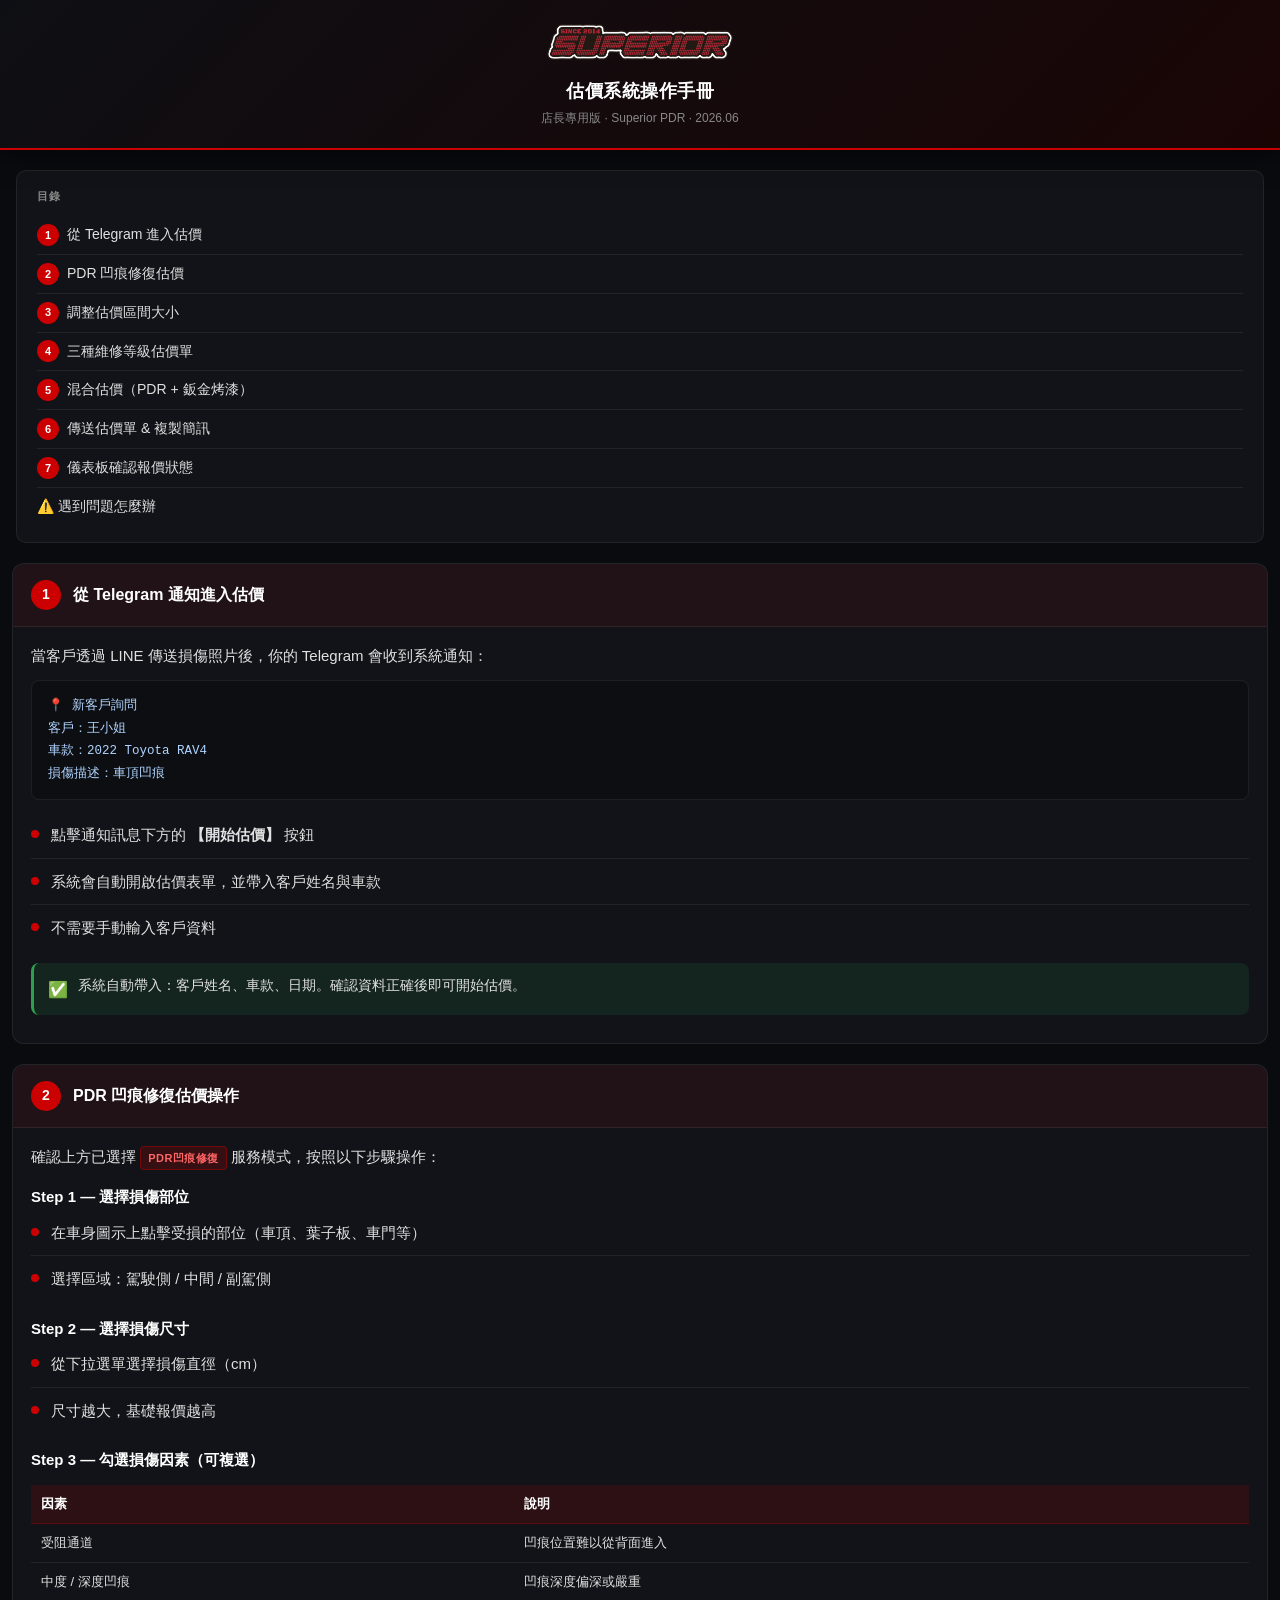
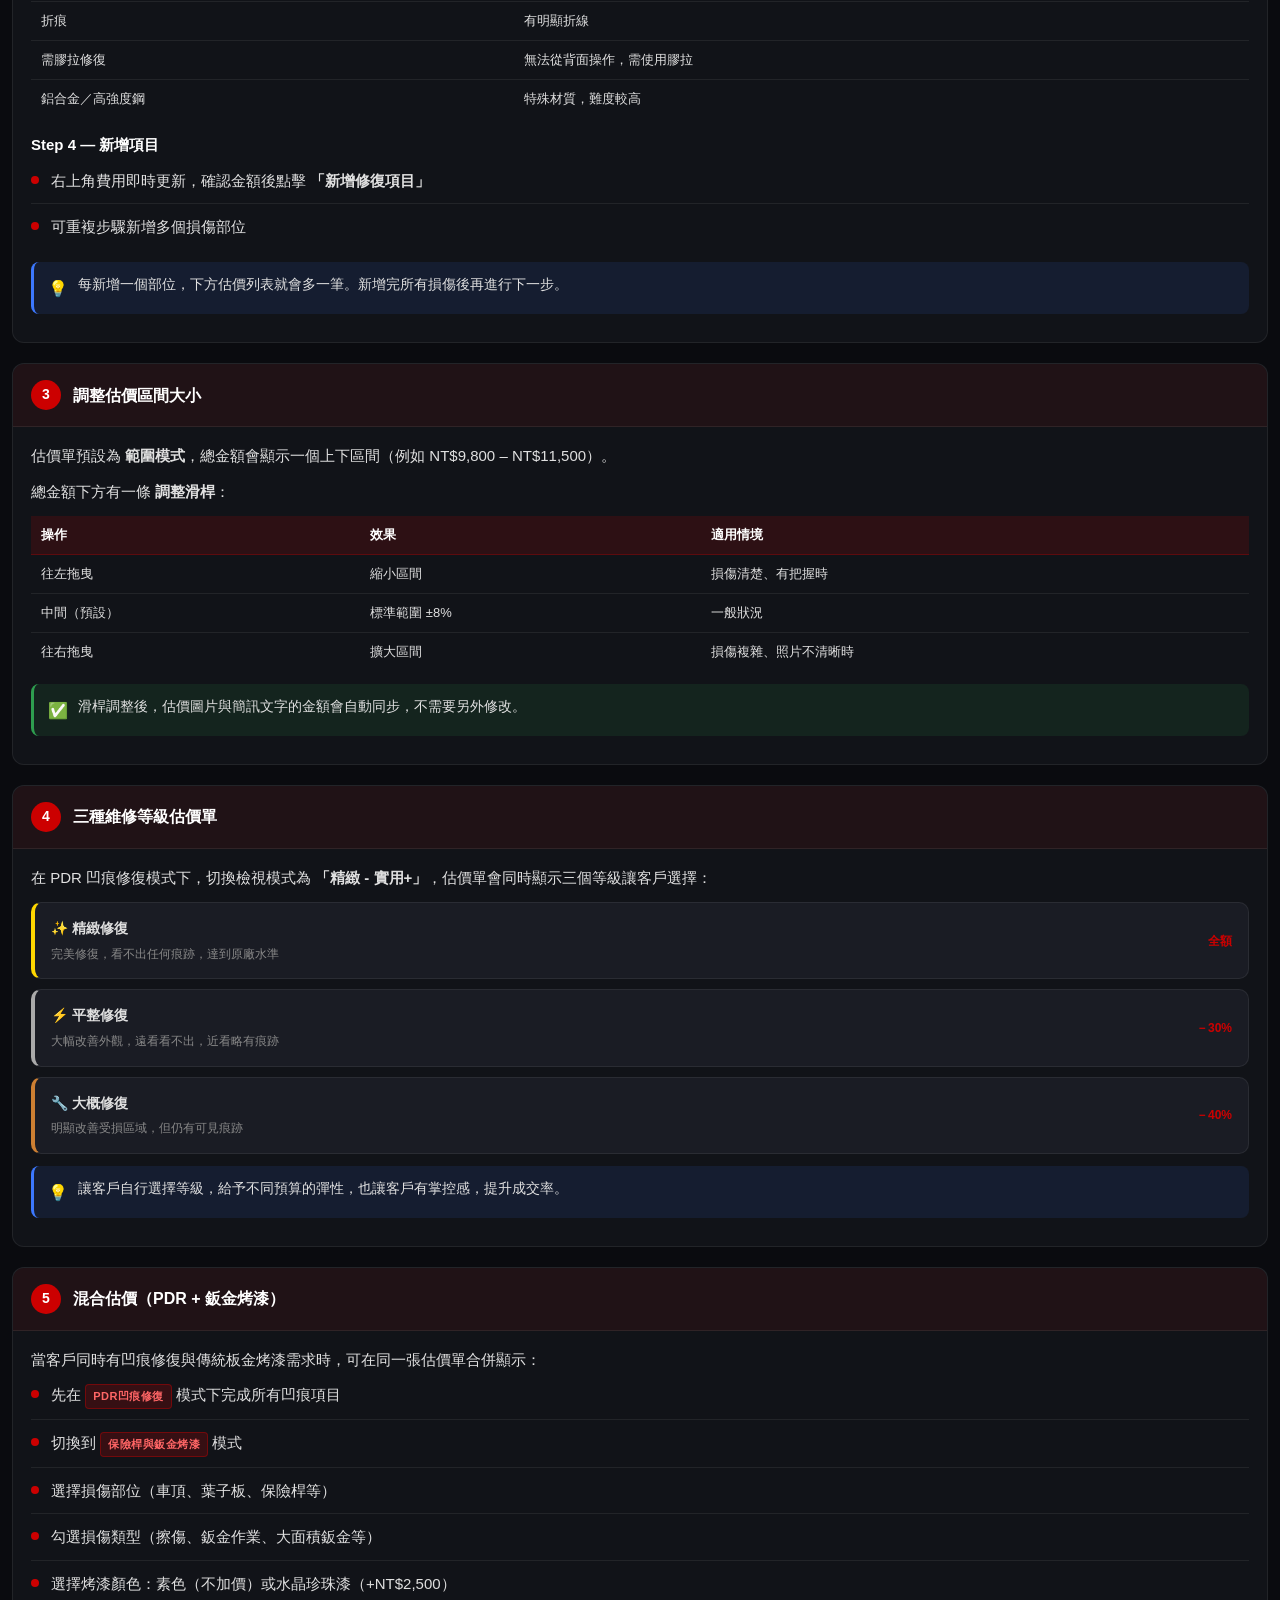
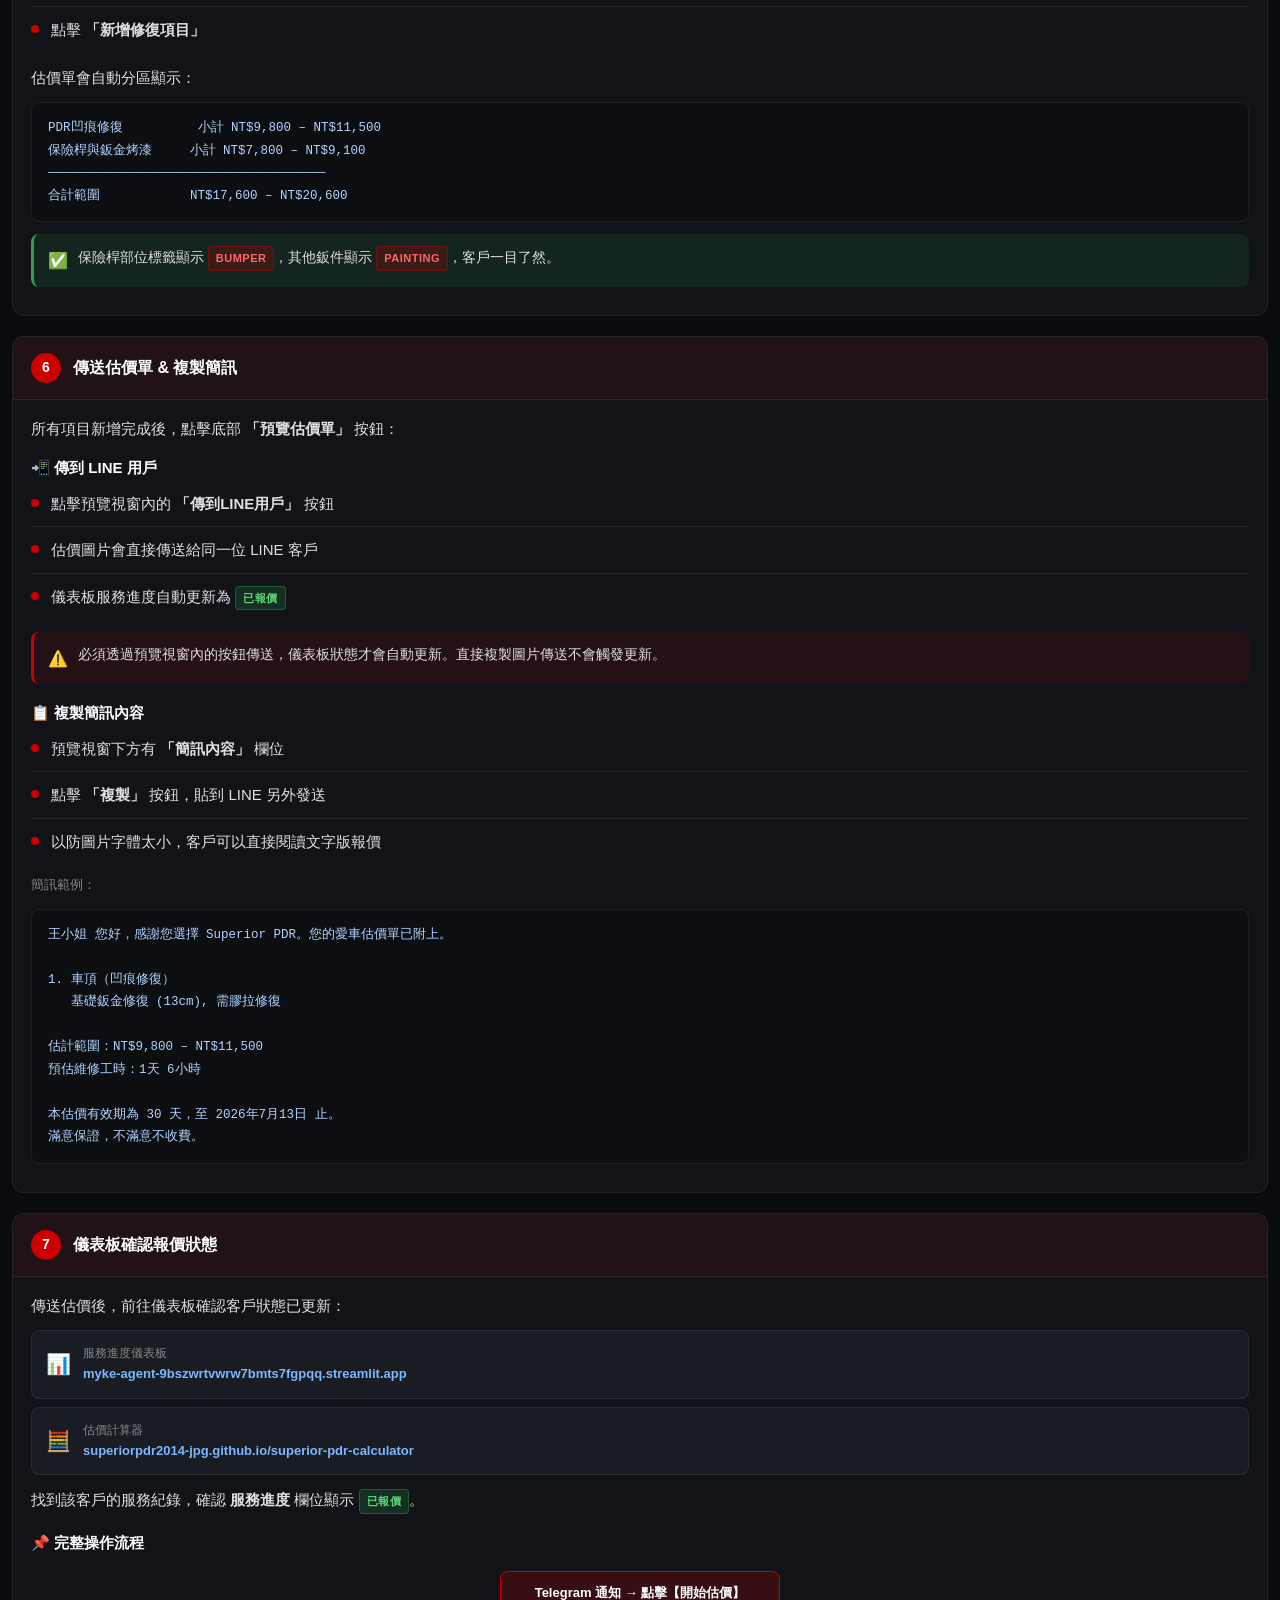
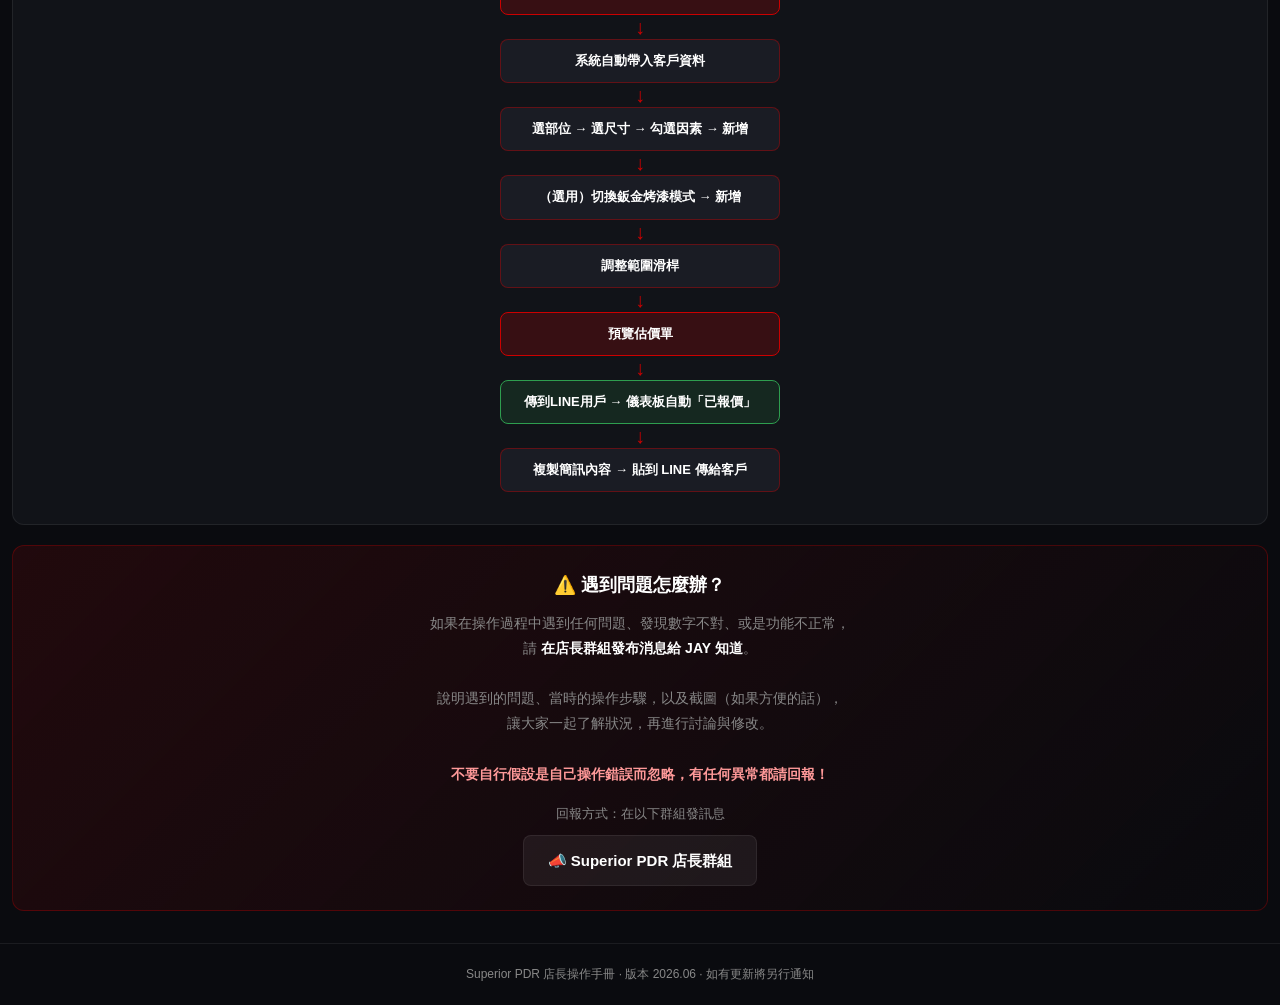
<file: guide/index.html>
<!DOCTYPE html>
<html lang="zh-TW">
<head>
<meta charset="UTF-8">
<meta name="viewport" content="width=device-width, initial-scale=1.0">
<title>估價系統操作手冊 — Superior PDR</title>
<style>
  :root {
    --red: #cc0000;
    --red-hi: #ff2222;
    --bg: #0a0b0f;
    --bg2: #111318;
    --bg3: #1a1c24;
    --border: rgba(255,255,255,.07);
    --text: #e0e0e0;
    --muted: #888;
    --green: #2e9e4f;
  }
  * { box-sizing: border-box; margin: 0; padding: 0; }
  body {
    background: var(--bg);
    color: var(--text);
    font-family: -apple-system, 'Helvetica Neue', Arial, sans-serif;
    font-size: 15px;
    line-height: 1.7;
    -webkit-font-smoothing: antialiased;
  }

  /* ── HEADER ── */
  .site-header {
    background: linear-gradient(135deg, #0e0f14 0%, #1a0505 100%);
    border-bottom: 2px solid var(--red);
    padding: 24px 20px 20px;
    text-align: center;
    position: sticky;
    top: 0;
    z-index: 100;
    box-shadow: 0 4px 24px rgba(0,0,0,.6);
  }
  .site-header img { height: 36px; margin-bottom: 8px; }
  .site-header h1 { font-size: 18px; font-weight: 800; letter-spacing: .5px; color: #fff; }
  .site-header p  { font-size: 12px; color: var(--muted); margin-top: 2px; }

  /* ── TOC ── */
  .toc {
    background: var(--bg2);
    border: 1px solid var(--border);
    border-radius: 10px;
    padding: 16px 20px;
    margin: 20px 16px;
  }
  .toc-title { font-size: 11px; font-weight: 800; letter-spacing: 1.2px; color: var(--muted); text-transform: uppercase; margin-bottom: 10px; }
  .toc a {
    display: flex; align-items: center; gap: 8px;
    padding: 7px 0;
    color: var(--text);
    text-decoration: none;
    font-size: 14px;
    border-bottom: 1px solid var(--border);
  }
  .toc a:last-child { border-bottom: none; }
  .toc a:hover { color: var(--red-hi); }
  .toc-num {
    width: 22px; height: 22px; border-radius: 50%;
    background: var(--red); color: #fff;
    font-size: 11px; font-weight: 800;
    display: flex; align-items: center; justify-content: center;
    flex-shrink: 0;
  }

  /* ── SECTIONS ── */
  .section {
    margin: 0 12px 20px;
    background: var(--bg2);
    border: 1px solid var(--border);
    border-radius: 12px;
    overflow: hidden;
  }
  .section-head {
    display: flex; align-items: center; gap: 12px;
    padding: 16px 18px;
    background: rgba(204,0,0,.08);
    border-bottom: 1px solid var(--border);
  }
  .step-badge {
    width: 30px; height: 30px; border-radius: 50%;
    background: var(--red); color: #fff;
    font-size: 14px; font-weight: 900;
    display: flex; align-items: center; justify-content: center;
    flex-shrink: 0;
  }
  .section-head h2 { font-size: 16px; font-weight: 800; color: #fff; }
  .section-body { padding: 16px 18px; }

  /* ── STEP LIST ── */
  .step-list { list-style: none; }
  .step-list li {
    display: flex; gap: 12px;
    padding: 10px 0;
    border-bottom: 1px solid var(--border);
  }
  .step-list li:last-child { border-bottom: none; }
  .step-dot {
    width: 8px; height: 8px; border-radius: 50%;
    background: var(--red); margin-top: 8px; flex-shrink: 0;
  }

  /* ── TABLE ── */
  table { width: 100%; border-collapse: collapse; margin: 12px 0; font-size: 13px; }
  th {
    background: rgba(204,0,0,.15);
    color: #fff; font-weight: 700;
    padding: 8px 10px; text-align: left;
    border-bottom: 1px solid rgba(204,0,0,.3);
  }
  td { padding: 8px 10px; border-bottom: 1px solid var(--border); color: var(--text); }
  tr:last-child td { border-bottom: none; }

  /* ── CALLOUT ── */
  .callout {
    display: flex; gap: 10px;
    padding: 12px 14px;
    border-radius: 8px;
    margin: 12px 0;
    font-size: 13.5px;
  }
  .callout.tip    { background: rgba(46,158,79,.12); border-left: 3px solid var(--green); }
  .callout.warn   { background: rgba(204,0,0,.1);   border-left: 3px solid var(--red); }
  .callout.info   { background: rgba(60,120,255,.1); border-left: 3px solid #3c78ff; }
  .callout-icon   { font-size: 16px; flex-shrink: 0; margin-top: 1px; }

  /* ── CODE BLOCK ── */
  .code-block {
    background: #0d0e12;
    border: 1px solid var(--border);
    border-radius: 8px;
    padding: 14px 16px;
    font-family: 'SF Mono', 'Fira Code', monospace;
    font-size: 12.5px;
    color: #b0d4ff;
    line-height: 1.8;
    margin: 12px 0;
    overflow-x: auto;
    white-space: pre;
  }

  /* ── FLOW CHART ── */
  .flow {
    display: flex; flex-direction: column; align-items: center;
    gap: 0; margin: 16px 0;
  }
  .flow-box {
    background: var(--bg3);
    border: 1px solid rgba(204,0,0,.4);
    border-radius: 8px;
    padding: 10px 20px;
    text-align: center;
    font-size: 13px; font-weight: 700;
    color: #fff;
    width: 100%; max-width: 280px;
  }
  .flow-box.accent { background: rgba(204,0,0,.2); border-color: var(--red); }
  .flow-box.green  { background: rgba(46,158,79,.15); border-color: var(--green); }
  .flow-arrow {
    color: var(--red); font-size: 20px; line-height: 1;
    padding: 2px 0;
  }

  /* ── TIER CARDS ── */
  .tier-cards { display: flex; flex-direction: column; gap: 10px; margin: 12px 0; }
  .tier-card {
    background: var(--bg3);
    border: 1px solid var(--border);
    border-radius: 10px;
    padding: 14px 16px;
    display: flex; justify-content: space-between; align-items: center;
  }
  .tier-card.t1 { border-left: 4px solid #ffd700; }
  .tier-card.t2 { border-left: 4px solid #aaa; }
  .tier-card.t3 { border-left: 4px solid #cd7f32; }
  .tier-name  { font-weight: 800; font-size: 14px; }
  .tier-desc  { font-size: 12px; color: var(--muted); margin-top: 3px; }
  .tier-price { font-size: 12px; color: var(--red); font-weight: 700; }

  /* ── PROBLEM SECTION ── */
  .problem-section {
    margin: 0 12px 32px;
    background: linear-gradient(135deg, rgba(204,0,0,.12) 0%, rgba(10,11,15,.8) 100%);
    border: 1px solid rgba(204,0,0,.3);
    border-radius: 12px;
    padding: 24px 20px;
    text-align: center;
  }
  .problem-section h2 {
    font-size: 18px; font-weight: 900;
    color: #fff; margin-bottom: 10px;
  }
  .problem-section p {
    font-size: 14px; color: var(--muted);
    line-height: 1.8; margin-bottom: 16px;
  }
  .tg-btn {
    display: inline-flex; align-items: center; gap: 8px;
    background: #0088cc; color: #fff;
    padding: 12px 24px; border-radius: 8px;
    font-weight: 800; font-size: 14px;
    text-decoration: none;
    box-shadow: 0 4px 16px rgba(0,136,204,.3);
  }

  /* ── FOOTER ── */
  footer {
    text-align: center;
    padding: 20px;
    font-size: 12px;
    color: var(--muted);
    border-top: 1px solid var(--border);
  }

  /* ── BADGE ── */
  .badge {
    display: inline-block;
    background: rgba(204,0,0,.2);
    border: 1px solid rgba(204,0,0,.4);
    color: #ff6666;
    border-radius: 4px;
    font-size: 11px; font-weight: 800;
    padding: 2px 7px; letter-spacing: .5px;
    text-transform: uppercase;
  }
  .badge.green { background: rgba(46,158,79,.2); border-color: rgba(46,158,79,.4); color: #5fd87a; }

  .link-row {
    display: flex; flex-direction: column; gap: 8px; margin: 12px 0;
  }
  .link-card {
    display: flex; align-items: center; gap: 12px;
    background: var(--bg3); border: 1px solid var(--border);
    border-radius: 8px; padding: 12px 14px;
    text-decoration: none; color: var(--text);
  }
  .link-card:hover { border-color: rgba(204,0,0,.4); }
  .link-card-icon { font-size: 20px; }
  .link-card-label { font-size: 12px; color: var(--muted); }
  .link-card-url { font-size: 13px; font-weight: 600; color: #7ab8ff; word-break: break-all; }
</style>
</head>
<body>

<!-- HEADER -->
<div class="site-header">
  <img src="https://superiorpdr2014-jpg.github.io/superior-pdr-calculator/logo.png" alt="Superior PDR" onerror="this.style.display='none'">
  <h1>估價系統操作手冊</h1>
  <p>店長專用版 · Superior PDR · 2026.06</p>
</div>

<!-- TOC -->
<div class="toc">
  <div class="toc-title">目錄</div>
  <a href="#s1"><span class="toc-num">1</span>從 Telegram 進入估價</a>
  <a href="#s2"><span class="toc-num">2</span>PDR 凹痕修復估價</a>
  <a href="#s3"><span class="toc-num">3</span>調整估價區間大小</a>
  <a href="#s4"><span class="toc-num">4</span>三種維修等級估價單</a>
  <a href="#s5"><span class="toc-num">5</span>混合估價（PDR + 鈑金烤漆）</a>
  <a href="#s6"><span class="toc-num">6</span>傳送估價單 &amp; 複製簡訊</a>
  <a href="#s7"><span class="toc-num">7</span>儀表板確認報價狀態</a>
  <a href="#problem">⚠️ 遇到問題怎麼辦</a>
</div>

<!-- SECTION 1 -->
<div class="section" id="s1">
  <div class="section-head">
    <div class="step-badge">1</div>
    <h2>從 Telegram 通知進入估價</h2>
  </div>
  <div class="section-body">
    <p>當客戶透過 LINE 傳送損傷照片後，你的 Telegram 會收到系統通知：</p>
    <div class="code-block">📍 新客戶詢問
客戶：王小姐
車款：2022 Toyota RAV4
損傷描述：車頂凹痕</div>
    <ul class="step-list">
      <li><div class="step-dot"></div><div>點擊通知訊息下方的 <strong>【開始估價】</strong> 按鈕</div></li>
      <li><div class="step-dot"></div><div>系統會自動開啟估價表單，並帶入客戶姓名與車款</div></li>
      <li><div class="step-dot"></div><div>不需要手動輸入客戶資料</div></li>
    </ul>
    <div class="callout tip">
      <div class="callout-icon">✅</div>
      <div>系統自動帶入：客戶姓名、車款、日期。確認資料正確後即可開始估價。</div>
    </div>
  </div>
</div>

<!-- SECTION 2 -->
<div class="section" id="s2">
  <div class="section-head">
    <div class="step-badge">2</div>
    <h2>PDR 凹痕修復估價操作</h2>
  </div>
  <div class="section-body">
    <p>確認上方已選擇 <span class="badge">PDR凹痕修復</span> 服務模式，按照以下步驟操作：</p>

    <p style="margin-top:14px;font-weight:700;color:#fff;">Step 1 — 選擇損傷部位</p>
    <ul class="step-list">
      <li><div class="step-dot"></div><div>在車身圖示上點擊受損的部位（車頂、葉子板、車門等）</div></li>
      <li><div class="step-dot"></div><div>選擇區域：駕駛側 / 中間 / 副駕側</div></li>
    </ul>

    <p style="margin-top:14px;font-weight:700;color:#fff;">Step 2 — 選擇損傷尺寸</p>
    <ul class="step-list">
      <li><div class="step-dot"></div><div>從下拉選單選擇損傷直徑（cm）</div></li>
      <li><div class="step-dot"></div><div>尺寸越大，基礎報價越高</div></li>
    </ul>

    <p style="margin-top:14px;font-weight:700;color:#fff;">Step 3 — 勾選損傷因素（可複選）</p>
    <table>
      <tr><th>因素</th><th>說明</th></tr>
      <tr><td>受阻通道</td><td>凹痕位置難以從背面進入</td></tr>
      <tr><td>中度 / 深度凹痕</td><td>凹痕深度偏深或嚴重</td></tr>
      <tr><td>折痕</td><td>有明顯折線</td></tr>
      <tr><td>需膠拉修復</td><td>無法從背面操作，需使用膠拉</td></tr>
      <tr><td>鋁合金／高強度鋼</td><td>特殊材質，難度較高</td></tr>
    </table>

    <p style="margin-top:14px;font-weight:700;color:#fff;">Step 4 — 新增項目</p>
    <ul class="step-list">
      <li><div class="step-dot"></div><div>右上角費用即時更新，確認金額後點擊 <strong>「新增修復項目」</strong></div></li>
      <li><div class="step-dot"></div><div>可重複步驟新增多個損傷部位</div></li>
    </ul>

    <div class="callout info">
      <div class="callout-icon">💡</div>
      <div>每新增一個部位，下方估價列表就會多一筆。新增完所有損傷後再進行下一步。</div>
    </div>
  </div>
</div>

<!-- SECTION 3 -->
<div class="section" id="s3">
  <div class="section-head">
    <div class="step-badge">3</div>
    <h2>調整估價區間大小</h2>
  </div>
  <div class="section-body">
    <p>估價單預設為 <strong>範圍模式</strong>，總金額會顯示一個上下區間（例如 NT$9,800 – NT$11,500）。</p>
    <p style="margin-top:10px;">總金額下方有一條 <strong>調整滑桿</strong>：</p>
    <table>
      <tr><th>操作</th><th>效果</th><th>適用情境</th></tr>
      <tr><td>往左拖曳</td><td>縮小區間</td><td>損傷清楚、有把握時</td></tr>
      <tr><td>中間（預設）</td><td>標準範圍 ±8%</td><td>一般狀況</td></tr>
      <tr><td>往右拖曳</td><td>擴大區間</td><td>損傷複雜、照片不清晰時</td></tr>
    </table>
    <div class="callout tip">
      <div class="callout-icon">✅</div>
      <div>滑桿調整後，估價圖片與簡訊文字的金額會自動同步，不需要另外修改。</div>
    </div>
  </div>
</div>

<!-- SECTION 4 -->
<div class="section" id="s4">
  <div class="section-head">
    <div class="step-badge">4</div>
    <h2>三種維修等級估價單</h2>
  </div>
  <div class="section-body">
    <p>在 PDR 凹痕修復模式下，切換檢視模式為 <strong>「精緻 - 實用+」</strong>，估價單會同時顯示三個等級讓客戶選擇：</p>
    <div class="tier-cards">
      <div class="tier-card t1">
        <div>
          <div class="tier-name">✨ 精緻修復</div>
          <div class="tier-desc">完美修復，看不出任何痕跡，達到原廠水準</div>
        </div>
        <div class="tier-price">全額</div>
      </div>
      <div class="tier-card t2">
        <div>
          <div class="tier-name">⚡ 平整修復</div>
          <div class="tier-desc">大幅改善外觀，遠看看不出，近看略有痕跡</div>
        </div>
        <div class="tier-price">－30%</div>
      </div>
      <div class="tier-card t3">
        <div>
          <div class="tier-name">🔧 大概修復</div>
          <div class="tier-desc">明顯改善受損區域，但仍有可見痕跡</div>
        </div>
        <div class="tier-price">－40%</div>
      </div>
    </div>
    <div class="callout info">
      <div class="callout-icon">💡</div>
      <div>讓客戶自行選擇等級，給予不同預算的彈性，也讓客戶有掌控感，提升成交率。</div>
    </div>
  </div>
</div>

<!-- SECTION 5 -->
<div class="section" id="s5">
  <div class="section-head">
    <div class="step-badge">5</div>
    <h2>混合估價（PDR + 鈑金烤漆）</h2>
  </div>
  <div class="section-body">
    <p>當客戶同時有凹痕修復與傳統板金烤漆需求時，可在同一張估價單合併顯示：</p>
    <ul class="step-list">
      <li><div class="step-dot"></div><div>先在 <span class="badge">PDR凹痕修復</span> 模式下完成所有凹痕項目</div></li>
      <li><div class="step-dot"></div><div>切換到 <span class="badge">保險桿與鈑金烤漆</span> 模式</div></li>
      <li><div class="step-dot"></div><div>選擇損傷部位（車頂、葉子板、保險桿等）</div></li>
      <li><div class="step-dot"></div><div>勾選損傷類型（擦傷、鈑金作業、大面積鈑金等）</div></li>
      <li><div class="step-dot"></div><div>選擇烤漆顏色：素色（不加價）或水晶珍珠漆（+NT$2,500）</div></li>
      <li><div class="step-dot"></div><div>點擊 <strong>「新增修復項目」</strong></div></li>
    </ul>
    <p style="margin-top:12px;">估價單會自動分區顯示：</p>
    <div class="code-block">PDR凹痕修復          小計 NT$9,800 – NT$11,500
保險桿與鈑金烤漆     小計 NT$7,800 – NT$9,100
─────────────────────────────────────
合計範圍            NT$17,600 – NT$20,600</div>
    <div class="callout tip">
      <div class="callout-icon">✅</div>
      <div>保險桿部位標籤顯示 <span class="badge">BUMPER</span>，其他鈑件顯示 <span class="badge">PAINTING</span>，客戶一目了然。</div>
    </div>
  </div>
</div>

<!-- SECTION 6 -->
<div class="section" id="s6">
  <div class="section-head">
    <div class="step-badge">6</div>
    <h2>傳送估價單 &amp; 複製簡訊</h2>
  </div>
  <div class="section-body">
    <p>所有項目新增完成後，點擊底部 <strong>「預覽估價單」</strong> 按鈕：</p>

    <p style="margin-top:14px;font-weight:700;color:#fff;">📲 傳到 LINE 用戶</p>
    <ul class="step-list">
      <li><div class="step-dot"></div><div>點擊預覽視窗內的 <strong>「傳到LINE用戶」</strong> 按鈕</div></li>
      <li><div class="step-dot"></div><div>估價圖片會直接傳送給同一位 LINE 客戶</div></li>
      <li><div class="step-dot"></div><div>儀表板服務進度自動更新為 <span class="badge green">已報價</span></div></li>
    </ul>
    <div class="callout warn">
      <div class="callout-icon">⚠️</div>
      <div>必須透過預覽視窗內的按鈕傳送，儀表板狀態才會自動更新。直接複製圖片傳送不會觸發更新。</div>
    </div>

    <p style="margin-top:16px;font-weight:700;color:#fff;">📋 複製簡訊內容</p>
    <ul class="step-list">
      <li><div class="step-dot"></div><div>預覽視窗下方有 <strong>「簡訊內容」</strong> 欄位</div></li>
      <li><div class="step-dot"></div><div>點擊 <strong>「複製」</strong> 按鈕，貼到 LINE 另外發送</div></li>
      <li><div class="step-dot"></div><div>以防圖片字體太小，客戶可以直接閱讀文字版報價</div></li>
    </ul>
    <p style="margin-top:10px; font-size:13px; color:var(--muted);">簡訊範例：</p>
    <div class="code-block">王小姐 您好，感謝您選擇 Superior PDR。您的愛車估價單已附上。

1. 車頂（凹痕修復）
   基礎鈑金修復 (13cm), 需膠拉修復

估計範圍：NT$9,800 – NT$11,500
預估維修工時：1天 6小時

本估價有效期為 30 天，至 2026年7月13日 止。
滿意保證，不滿意不收費。</div>
  </div>
</div>

<!-- SECTION 7 -->
<div class="section" id="s7">
  <div class="section-head">
    <div class="step-badge">7</div>
    <h2>儀表板確認報價狀態</h2>
  </div>
  <div class="section-body">
    <p>傳送估價後，前往儀表板確認客戶狀態已更新：</p>
    <div class="link-row">
      <a class="link-card" href="https://myke-agent-9bszwrtvwrw7bmts7fgpqq.streamlit.app/" target="_blank">
        <div class="link-card-icon">📊</div>
        <div>
          <div class="link-card-label">服務進度儀表板</div>
          <div class="link-card-url">myke-agent-9bszwrtvwrw7bmts7fgpqq.streamlit.app</div>
        </div>
      </a>
      <a class="link-card" href="https://superiorpdr2014-jpg.github.io/superior-pdr-calculator/" target="_blank">
        <div class="link-card-icon">🧮</div>
        <div>
          <div class="link-card-label">估價計算器</div>
          <div class="link-card-url">superiorpdr2014-jpg.github.io/superior-pdr-calculator</div>
        </div>
      </a>
    </div>
    <p style="margin-top:10px;">找到該客戶的服務紀錄，確認 <strong>服務進度</strong> 欄位顯示 <span class="badge green">已報價</span>。</p>

    <p style="margin-top:16px;font-weight:700;color:#fff;">📌 完整操作流程</p>
    <div class="flow">
      <div class="flow-box accent">Telegram 通知 → 點擊【開始估價】</div>
      <div class="flow-arrow">↓</div>
      <div class="flow-box">系統自動帶入客戶資料</div>
      <div class="flow-arrow">↓</div>
      <div class="flow-box">選部位 → 選尺寸 → 勾選因素 → 新增</div>
      <div class="flow-arrow">↓</div>
      <div class="flow-box">（選用）切換鈑金烤漆模式 → 新增</div>
      <div class="flow-arrow">↓</div>
      <div class="flow-box">調整範圍滑桿</div>
      <div class="flow-arrow">↓</div>
      <div class="flow-box accent">預覽估價單</div>
      <div class="flow-arrow">↓</div>
      <div class="flow-box green">傳到LINE用戶 → 儀表板自動「已報價」</div>
      <div class="flow-arrow">↓</div>
      <div class="flow-box">複製簡訊內容 → 貼到 LINE 傳給客戶</div>
    </div>
  </div>
</div>

<!-- PROBLEM SECTION -->
<div class="problem-section" id="problem">
  <h2>⚠️ 遇到問題怎麼辦？</h2>
  <p>
    如果在操作過程中遇到任何問題、發現數字不對、或是功能不正常，<br>
    請 <strong style="color:#fff;">在店長群組發布消息給 JAY 知道</strong>。<br><br>
    說明遇到的問題、當時的操作步驟，以及截圖（如果方便的話），<br>
    讓大家一起了解狀況，再進行討論與修改。<br><br>
    <strong style="color:#ff9999;">不要自行假設是自己操作錯誤而忽略，有任何異常都請回報！</strong>
  </p>
  <div style="display:flex;flex-direction:column;align-items:center;gap:10px;margin-top:4px;">
    <div style="font-size:13px;color:var(--muted);">回報方式：在以下群組發訊息</div>
    <div style="background:rgba(255,255,255,.06);border:1px solid var(--border);border-radius:8px;padding:12px 24px;font-weight:800;font-size:15px;color:#fff;">
      📣 Superior PDR 店長群組
    </div>
  </div>
</div>

<footer>
  Superior PDR 店長操作手冊 · 版本 2026.06 · 如有更新將另行通知
</footer>

</body>
</html>
</file>
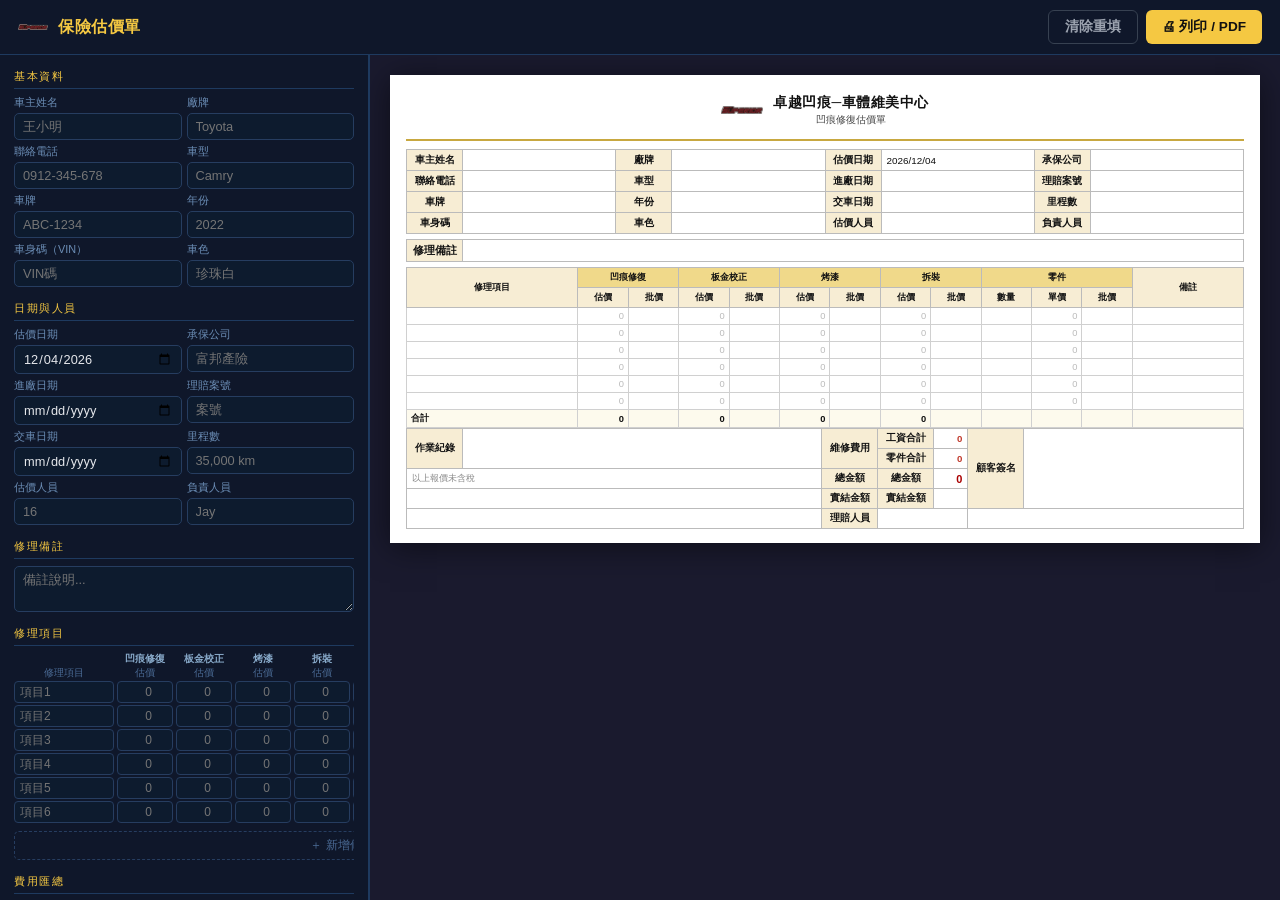
<file: insurance/index.html>
<!DOCTYPE html>
<html lang="zh-TW">
<head>
<meta charset="UTF-8">
<meta name="viewport" content="width=device-width, initial-scale=1.0">
<title>SUPERIOR PDR 保險估價單</title>
<style>
*{box-sizing:border-box;margin:0;padding:0}
body{font-family:'Noto Sans TC','Microsoft JhengHei',sans-serif;background:#111827;color:#e5e7eb;height:100vh;display:flex;flex-direction:column;overflow:hidden}

/* ── TOP BAR ── */
.topbar{background:#0f172a;padding:10px 18px;display:flex;align-items:center;justify-content:space-between;border-bottom:1px solid #1e3a5f;flex-shrink:0}
.topbar h1{font-size:1rem;color:#f5c842;letter-spacing:.5px;font-weight:700}
.topbar .logo{width:30px;height:30px;object-fit:contain;margin-right:10px}
.topbar-left{display:flex;align-items:center}
.topbar-actions{display:flex;gap:8px}
.btn{border:none;padding:7px 16px;border-radius:6px;font-size:.85rem;font-weight:700;cursor:pointer;font-family:inherit}
.btn-print{background:#f5c842;color:#111}
.btn-print:hover{background:#fdd640}
.btn-clear{background:transparent;color:#9ca3af;border:1px solid #374151}
.btn-clear:hover{color:#e5e7eb;border-color:#6b7280}

/* ── MAIN LAYOUT ── */
.main{display:flex;flex:1;overflow:hidden}

/* ── LEFT PANEL ── */
.left{width:370px;min-width:340px;background:#0f172a;overflow-y:auto;padding:14px 14px 30px;border-right:2px solid #1e3a5f;flex-shrink:0}
.sec{font-size:.7rem;text-transform:uppercase;letter-spacing:1.5px;color:#f5c842;margin:14px 0 7px;padding-bottom:4px;border-bottom:1px solid #1e3a5f}
.sec:first-child{margin-top:0}
.grid2{display:grid;grid-template-columns:1fr 1fr;gap:5px}
.grid1{display:grid;grid-template-columns:1fr;gap:5px}
.f{display:flex;flex-direction:column;gap:3px}
.f label{font-size:.68rem;color:#6b8db5}
.f input,.f textarea{background:#0d1b2e;border:1px solid #263d60;color:#e5e7eb;border-radius:5px;padding:5px 8px;font-size:.8rem;font-family:inherit;width:100%}
.f input:focus,.f textarea:focus{outline:none;border-color:#f5c842}
.f textarea{resize:vertical;min-height:46px}

/* row inputs */
.rows-wrap{overflow-x:auto;margin-top:6px}
.rows-inner{min-width:680px}
.rh{display:grid;grid-template-columns:100px 56px 56px 56px 56px 44px 58px 72px;gap:3px;margin-bottom:2px}
.rh span{font-size:.6rem;color:#4a6a94;text-align:center;line-height:1.2}
.rh span.grp{color:#8aaccc;font-size:.65rem;font-weight:700}
.ri{display:grid;grid-template-columns:100px 56px 56px 56px 56px 44px 58px 72px;gap:3px;margin-bottom:2px;align-items:center}
.ri input{background:#0d1b2e;border:1px solid #263d60;color:#e5e7eb;border-radius:4px;padding:3px 5px;font-size:.75rem;font-family:inherit;width:100%;text-align:right}
.ri input.tl{text-align:left}
.ri input:focus{outline:none;border-color:#f5c842}
.ri input.ro{background:#182a42;color:#7ca9e0;pointer-events:none}
.add-btn{margin-top:6px;background:transparent;border:1px dashed #263d60;color:#4a6a94;border-radius:5px;padding:5px;width:100%;font-size:.78rem;cursor:pointer;font-family:inherit}
.add-btn:hover{border-color:#f5c842;color:#f5c842}

/* summary */
.sumrow{display:flex;align-items:center;justify-content:space-between;padding:6px 0;border-bottom:1px solid #1a2d4a}
.sumrow label{font-size:.8rem;color:#6b8db5}
.sumrow .val{font-size:.95rem;color:#f5c842;font-weight:700}
.sumrow input{background:#0d1b2e;border:1px solid #263d60;color:#f5c842;border-radius:5px;padding:4px 8px;font-size:.85rem;font-weight:700;width:120px;text-align:right}
.sumrow input:focus{outline:none;border-color:#f5c842}
.sumrow input.tl{text-align:left;color:#e5e7eb}

/* ── RIGHT PANEL ── */
.right{flex:1;overflow-y:auto;padding:20px;background:#1a1a2e;display:flex;justify-content:center;align-items:flex-start}
.ef{background:#fff;color:#111;width:100%;max-width:980px;padding:14px 16px;font-size:11px;font-family:'Noto Sans TC','Microsoft JhengHei',sans-serif;box-shadow:0 4px 30px rgba(0,0,0,.5)}

/* estimate header */
.ef-hd{display:flex;align-items:center;justify-content:center;gap:10px;padding-bottom:8px;margin-bottom:8px;border-bottom:2.5px solid #c8a840}
.ef-hd img{width:42px;height:42px;object-fit:contain}
.ef-hd-t{text-align:center}
.ef-hd-t .co{font-size:1.25em;font-weight:900;color:#111;letter-spacing:.5px}
.ef-hd-t .sub{font-size:.95em;color:#444;margin-top:1px}

/* info table */
.ef-info{width:100%;border-collapse:collapse;margin-bottom:5px}
.ef-info td{border:1px solid #bbb;padding:3px 5px;font-size:.9em}
.ef-info td.lb{background:#f7edd4;font-weight:700;text-align:center;white-space:nowrap;width:56px}
.ef-info td.vl{min-width:70px;color:#111}

/* remarks */
.ef-rem{width:100%;border-collapse:collapse;margin-bottom:5px}
.ef-rem td{border:1px solid #bbb;padding:3px 5px}
.ef-rem td.lb{background:#f7edd4;font-weight:700;text-align:center;white-space:nowrap;width:56px}
.ef-rem td.vl{min-height:22px;font-size:.9em}

/* main table */
.ef-tbl{width:100%;border-collapse:collapse;font-size:.85em}
.ef-tbl th{background:#f7edd4;border:1px solid #bbb;padding:3px 3px;text-align:center;font-weight:700;white-space:nowrap}
.ef-tbl th.mh{background:#f0d98a}
.ef-tbl td{border:1px solid #d0d0d0;padding:2px 4px;text-align:right;height:17px}
.ef-tbl td.tn{text-align:left;min-width:80px}
.ef-tbl td.nc{text-align:left;min-width:50px}
.ef-tbl td.z{color:#bbb}
.ef-tbl tr.tot td{background:#fdfaed;font-weight:700}

/* footer table */
.ef-ft{width:100%;border-collapse:collapse}
.ef-ft td{border:1px solid #bbb;padding:3px 5px;font-size:.88em}
.ef-ft td.lb{background:#f7edd4;font-weight:700;text-align:center;white-space:nowrap;width:56px}
.ef-ft .amt{font-weight:700;color:#c0392b;text-align:right}
.ef-ft .big{font-size:1em;font-weight:900;color:#a00}

/* ── PRINT ── */
@media print{
  body{background:#fff;height:auto;overflow:visible}
  .topbar,.left{display:none!important}
  .main{display:block;overflow:visible}
  .right{padding:0;background:#fff;overflow:visible;display:block}
  .ef{box-shadow:none;max-width:100%;padding:8px}
  @page{margin:8mm;size:A4 landscape}
}
</style>
</head>
<body>

<div class="topbar">
  <div class="topbar-left">
    <img src="../logo.png" class="logo" alt="" onerror="this.style.display='none'">
    <h1>保險估價單</h1>
  </div>
  <div class="topbar-actions">
    <button class="btn btn-clear" onclick="clearAll()">清除重填</button>
    <button class="btn btn-print" onclick="window.print()">🖨 列印 / PDF</button>
  </div>
</div>

<div class="main">

  <!-- ══ LEFT PANEL ══ -->
  <div class="left">

    <div class="sec">基本資料</div>
    <div class="grid2">
      <div class="f"><label>車主姓名</label><input id="i_owner" type="text" placeholder="王小明" oninput="sync()"></div>
      <div class="f"><label>廠牌</label><input id="i_brand" type="text" placeholder="Toyota" oninput="sync()"></div>
      <div class="f"><label>聯絡電話</label><input id="i_phone" type="text" placeholder="0912-345-678" oninput="sync()"></div>
      <div class="f"><label>車型</label><input id="i_model" type="text" placeholder="Camry" oninput="sync()"></div>
      <div class="f"><label>車牌</label><input id="i_plate" type="text" placeholder="ABC-1234" oninput="sync()"></div>
      <div class="f"><label>年份</label><input id="i_year" type="text" placeholder="2022" oninput="sync()"></div>
      <div class="f"><label>車身碼（VIN）</label><input id="i_vin" type="text" placeholder="VIN碼" oninput="sync()"></div>
      <div class="f"><label>車色</label><input id="i_color" type="text" placeholder="珍珠白" oninput="sync()"></div>
    </div>

    <div class="sec">日期與人員</div>
    <div class="grid2">
      <div class="f"><label>估價日期</label><input id="i_est_date" type="date" oninput="sync()"></div>
      <div class="f"><label>承保公司</label><input id="i_insurer" type="text" placeholder="富邦產險" oninput="sync()"></div>
      <div class="f"><label>進廠日期</label><input id="i_in_date" type="date" oninput="sync()"></div>
      <div class="f"><label>理賠案號</label><input id="i_claim_no" type="text" placeholder="案號" oninput="sync()"></div>
      <div class="f"><label>交車日期</label><input id="i_out_date" type="date" oninput="sync()"></div>
      <div class="f"><label>里程數</label><input id="i_mileage" type="text" placeholder="35,000 km" oninput="sync()"></div>
      <div class="f"><label>估價人員</label><input id="i_estimator" type="text" placeholder="16" oninput="sync()"></div>
      <div class="f"><label>負責人員</label><input id="i_handler" type="text" placeholder="Jay" oninput="sync()"></div>
    </div>

    <div class="sec">修理備註</div>
    <div class="grid1">
      <div class="f"><textarea id="i_remarks" rows="2" placeholder="備註說明..." oninput="sync()"></textarea></div>
    </div>

    <div class="sec">修理項目</div>
    <div class="rows-wrap">
      <div class="rows-inner">
        <!-- Header row 1 -->
        <div class="rh">
          <span></span>
          <span class="grp">凹痕修復</span>
          <span class="grp">板金校正</span>
          <span class="grp">烤漆</span>
          <span class="grp">拆裝</span>
          <span class="grp" style="grid-column:span 2">零件</span>
          <span></span>
        </div>
        <!-- Header row 2 -->
        <div class="rh">
          <span>修理項目</span>
          <span>估價</span>
          <span>估價</span>
          <span>估價</span>
          <span>估價</span>
          <span>數量</span><span>單價</span>
          <span>備註</span>
        </div>
        <div id="rowInputs"></div>
        <button class="add-btn" onclick="addRow()">＋ 新增修理項目</button>
      </div>
    </div>

    <div class="sec">費用匯總</div>
    <div class="sumrow"><label>工資合計（凹痕＋板金＋烤漆＋拆裝 估價）</label><span class="val" id="s_labor">$0</span></div>
    <div class="sumrow"><label>零件合計</label><span class="val" id="s_parts">$0</span></div>
    <div class="sumrow"><label>總金額（未含稅）</label><span class="val" id="s_total">$0</span></div>
    <div class="sumrow"><label>實結金額</label><input id="i_final" type="number" placeholder="0" oninput="sync()"></div>
    <div class="sumrow"><label>理賠人員</label><input id="i_adjuster" class="tl" type="text" placeholder="理賠員姓名" oninput="sync()"></div>
    <div class="sumrow"><label>作業紀錄</label><input id="i_record" class="tl" type="text" placeholder="作業記錄..." oninput="sync()"></div>

  </div>

  <!-- ══ RIGHT PANEL (PREVIEW) ══ -->
  <div class="right">
    <div class="ef" id="ef">

      <!-- Header -->
      <div class="ef-hd">
        <img src="../logo.png" alt="SUPERIOR" onerror="this.style.display='none'">
        <div class="ef-hd-t">
          <div class="co">卓越凹痕─車體維美中心</div>
          <div class="sub">凹痕修復估價單</div>
        </div>
      </div>

      <!-- Info 4×4 -->
      <table class="ef-info">
        <tr>
          <td class="lb">車主姓名</td><td class="vl" id="p_owner"></td>
          <td class="lb">廠牌</td><td class="vl" id="p_brand"></td>
          <td class="lb">估價日期</td><td class="vl" id="p_est_date"></td>
          <td class="lb">承保公司</td><td class="vl" id="p_insurer"></td>
        </tr>
        <tr>
          <td class="lb">聯絡電話</td><td class="vl" id="p_phone"></td>
          <td class="lb">車型</td><td class="vl" id="p_model"></td>
          <td class="lb">進廠日期</td><td class="vl" id="p_in_date"></td>
          <td class="lb">理賠案號</td><td class="vl" id="p_claim_no"></td>
        </tr>
        <tr>
          <td class="lb">車牌</td><td class="vl" id="p_plate"></td>
          <td class="lb">年份</td><td class="vl" id="p_year"></td>
          <td class="lb">交車日期</td><td class="vl" id="p_out_date"></td>
          <td class="lb">里程數</td><td class="vl" id="p_mileage"></td>
        </tr>
        <tr>
          <td class="lb">車身碼</td><td class="vl" id="p_vin"></td>
          <td class="lb">車色</td><td class="vl" id="p_color"></td>
          <td class="lb">估價人員</td><td class="vl" id="p_estimator"></td>
          <td class="lb">負責人員</td><td class="vl" id="p_handler"></td>
        </tr>
      </table>

      <!-- Remarks -->
      <table class="ef-rem">
        <tr>
          <td class="lb">修理備註</td>
          <td class="vl" id="p_remarks" style="min-height:24px"></td>
        </tr>
      </table>

      <!-- Main estimate table -->
      <table class="ef-tbl" id="ef_tbl">
        <thead>
          <tr>
            <th rowspan="2" style="min-width:85px">修理項目</th>
            <th colspan="2" class="mh">凹痕修復</th>
            <th colspan="2" class="mh">板金校正</th>
            <th colspan="2" class="mh">烤漆</th>
            <th colspan="2" class="mh">拆裝</th>
            <th colspan="3" class="mh">零件</th>
            <th rowspan="2" style="min-width:55px">備註</th>
          </tr>
          <tr>
            <th>估價</th><th>批價</th>
            <th>估價</th><th>批價</th>
            <th>估價</th><th>批價</th>
            <th>估價</th><th>批價</th>
            <th>數量</th><th>單價</th><th>批價</th>
          </tr>
        </thead>
        <tbody id="ef_body"></tbody>
        <tfoot>
          <tr class="tot">
            <td class="tn">合計</td>
            <td id="t_pdr_e">0</td><td id="t_pdr_b">0</td>
            <td id="t_mt_e">0</td><td id="t_mt_b">0</td>
            <td id="t_pt_e">0</td><td id="t_pt_b">0</td>
            <td id="t_ds_e">0</td><td id="t_ds_b">0</td>
            <td></td><td></td><td id="t_par_b">0</td>
            <td></td>
          </tr>
        </tfoot>
      </table>

      <!-- Footer -->
      <table class="ef-ft">
        <tr>
          <td class="lb" rowspan="2">作業紀錄</td>
          <td rowspan="2" id="p_record" style="min-width:180px;min-height:34px;vertical-align:top"></td>
          <td class="lb" colspan="1" rowspan="2">維修費用</td>
          <td class="lb">工資合計</td>
          <td class="amt" id="p_labor">0</td>
          <td class="lb" rowspan="4">顧客簽名</td>
          <td rowspan="4" style="min-width:110px"></td>
        </tr>
        <tr>
          <td class="lb">零件合計</td>
          <td class="amt" id="p_parts">0</td>
        </tr>
        <tr>
          <td colspan="2" style="font-size:.82em;color:#888">以上報價未含稅</td>
          <td class="lb">總金額</td>
          <td class="lb">總金額</td>
          <td class="amt big" id="p_total">0</td>
        </tr>
        <tr>
          <td colspan="2"></td>
          <td class="lb">實結金額</td>
          <td class="lb">實結金額</td>
          <td class="amt big" id="p_final"></td>
        </tr>
        <tr>
          <td colspan="2"></td>
          <td class="lb">理賠人員</td>
          <td colspan="2" id="p_adjuster"></td>
          <td colspan="2"></td>
        </tr>
      </table>

    </div>
  </div>

</div><!-- end main -->

<script>
const MAX_ROWS = 18;
let rows = [];

function mkRow(){ return {name:'',pdr_e:'',pdr_b:'',mt_e:'',mt_b:'',pt_e:'',pt_b:'',ds_e:'',ds_b:'',par_q:'',par_p:'',notes:''}; }

function initRows(){
  rows = [];
  for(let i=0;i<6;i++) rows.push(mkRow());
  renderInputs();
}

function addRow(){
  if(rows.length>=MAX_ROWS){alert('最多'+MAX_ROWS+'行');return;}
  rows.push(mkRow());
  renderInputs();
  sync();
}

function e(s){ return (s||'').replace(/&/g,'&amp;').replace(/"/g,'&quot;').replace(/</g,'&lt;'); }

function renderInputs(){
  const c = document.getElementById('rowInputs');
  c.innerHTML = '';
  rows.forEach((r,i)=>{
    const d = document.createElement('div');
    d.className = 'ri';
    d.innerHTML =
      `<input class="tl" type="text"   value="${e(r.name)}"  placeholder="項目${i+1}"  oninput="rows[${i}].name=this.value;sync()">` +
      `<input type="number" value="${r.pdr_e}" placeholder="0" oninput="rows[${i}].pdr_e=this.value;sync()">` +
      `<input type="number" value="${r.mt_e}"  placeholder="0" oninput="rows[${i}].mt_e=this.value;sync()">` +
      `<input type="number" value="${r.pt_e}"  placeholder="0" oninput="rows[${i}].pt_e=this.value;sync()">` +
      `<input type="number" value="${r.ds_e}"  placeholder="0" oninput="rows[${i}].ds_e=this.value;sync()">` +
      `<input type="number" value="${r.par_q}" placeholder="0" oninput="rows[${i}].par_q=this.value;sync()">` +
      `<input type="number" value="${r.par_p}" placeholder="0" oninput="rows[${i}].par_p=this.value;sync()">` +
      `<input class="tl" type="text"   value="${e(r.notes)}" placeholder="備註"        oninput="rows[${i}].notes=this.value;sync()">`;
    c.appendChild(d);
  });
}

function v(id){ return (document.getElementById(id)||{}).value||''; }

function n(x){ return parseFloat(x)||0; }

function fmt(x){
  const num = parseFloat(x)||0;
  return num===0 ? '0' : num.toLocaleString('zh-TW');
}

function fmtD(s){
  if(!s) return '';
  const parts = s.split('-');
  if(parts.length!==3) return s;
  return `${parts[0]}/${parts[1]}/${parts[2]}`;
}

function set(id,val){ const el=document.getElementById(id); if(el) el.textContent=val; }

function sync(){
  set('p_owner',    v('i_owner'));
  set('p_brand',    v('i_brand'));
  set('p_phone',    v('i_phone'));
  set('p_model',    v('i_model'));
  set('p_plate',    v('i_plate'));
  set('p_year',     v('i_year'));
  set('p_vin',      v('i_vin'));
  set('p_color',    v('i_color'));
  set('p_est_date', fmtD(v('i_est_date')));
  set('p_in_date',  fmtD(v('i_in_date')));
  set('p_out_date', fmtD(v('i_out_date')));
  set('p_insurer',  v('i_insurer'));
  set('p_claim_no', v('i_claim_no'));
  set('p_mileage',  v('i_mileage'));
  set('p_estimator',v('i_estimator'));
  set('p_handler',  v('i_handler'));
  set('p_remarks',  v('i_remarks'));
  set('p_record',   v('i_record'));
  set('p_adjuster', v('i_adjuster'));

  // Build table body
  const tbody = document.getElementById('ef_body');
  tbody.innerHTML = '';
  let T = {pdr_e:0,pdr_b:0,mt_e:0,mt_b:0,pt_e:0,pt_b:0,ds_e:0,ds_b:0,par_b:0};

  rows.forEach(r=>{
    const par_b = n(r.par_q)*n(r.par_p);
    T.pdr_e += n(r.pdr_e); T.pdr_b += n(r.pdr_b);
    T.mt_e  += n(r.mt_e);  T.mt_b  += n(r.mt_b);
    T.pt_e  += n(r.pt_e);  T.pt_b  += n(r.pt_b);
    T.ds_e  += n(r.ds_e);  T.ds_b  += n(r.ds_b);
    T.par_b += par_b;

    const z = v => `class="${(!parseFloat(v)||parseFloat(v)===0)?'z':''}"`;
    const tr = document.createElement('tr');
    tr.innerHTML =
      `<td class="tn">${r.name||''}</td>`+
      `<td ${z(r.pdr_e)}>${fmt(r.pdr_e)}</td><td></td>`+
      `<td ${z(r.mt_e)}>${fmt(r.mt_e)}</td><td></td>`+
      `<td ${z(r.pt_e)}>${fmt(r.pt_e)}</td><td></td>`+
      `<td ${z(r.ds_e)}>${fmt(r.ds_e)}</td><td></td>`+
      `<td ${z(r.par_q)}>${n(r.par_q)||''}</td><td ${z(r.par_p)}>${fmt(r.par_p)}</td><td></td>`+
      `<td class="nc">${r.notes||''}</td>`;
    tbody.appendChild(tr);
  });

  // Totals — 估價欄合計照算，批價欄一律留白（保險方手填）
  set('t_pdr_e', fmt(T.pdr_e)); set('t_pdr_b', '');
  set('t_mt_e',  fmt(T.mt_e));  set('t_mt_b',  '');
  set('t_pt_e',  fmt(T.pt_e));  set('t_pt_b',  '');
  set('t_ds_e',  fmt(T.ds_e));  set('t_ds_b',  '');
  set('t_par_b', '');

  // Summary — 工資合計＝所有工項估價加總（凹痕＋板金＋烤漆＋拆裝），零件合計＝數量×單價
  const labor = T.pdr_e + T.mt_e + T.pt_e + T.ds_e;
  const parts = T.par_b;
  const total = labor + parts;

  document.getElementById('s_labor').textContent = '$'+fmt(labor);
  document.getElementById('s_parts').textContent = '$'+fmt(parts);
  document.getElementById('s_total').textContent = '$'+fmt(total);

  set('p_labor', fmt(labor));
  set('p_parts', fmt(parts));
  set('p_total', fmt(total));

  const fv = v('i_final');
  set('p_final', fv ? fmt(fv) : '');
}

function clearAll(){
  if(!confirm('確定要清除所有資料嗎？')) return;
  document.querySelectorAll('.left input,.left textarea').forEach(el=>el.value='');
  document.getElementById('i_est_date').value = new Date().toISOString().split('T')[0];
  initRows();
  sync();
}

function loadFromURL(){
  try {
    const raw = new URLSearchParams(window.location.search).get('data');
    if(!raw) return;
    const d = JSON.parse(decodeURIComponent(escape(atob(raw))));
    const sf = (id, val) => { const el=document.getElementById(id); if(el&&val) el.value=val; };
    sf('i_owner', d.owner);
    sf('i_phone', d.phone);
    sf('i_year',  d.year);
    sf('i_brand', d.brand);
    sf('i_model', d.model);
    if(d.items && d.items.length){
      while(rows.length < d.items.length) rows.push(mkRow());
      d.items.forEach((item, i) => {
        rows[i].name = item.name || '';
        const p = item.price || 0;
        const t = (item.type||'').toUpperCase();
        if(t === 'PDR'){
          rows[i].pdr_e = p;
        } else if(t === 'PAINTING' || t === 'BUMPER'){
          rows[i].mt_e = p;
        }
      });
      renderInputs();
    }
  } catch(e){ console.warn('URL data parse error', e); }
}

window.onload = ()=>{
  document.getElementById('i_est_date').value = new Date().toISOString().split('T')[0];
  initRows();
  loadFromURL();
  sync();
};
</script>
</body>
</html>
</file>
